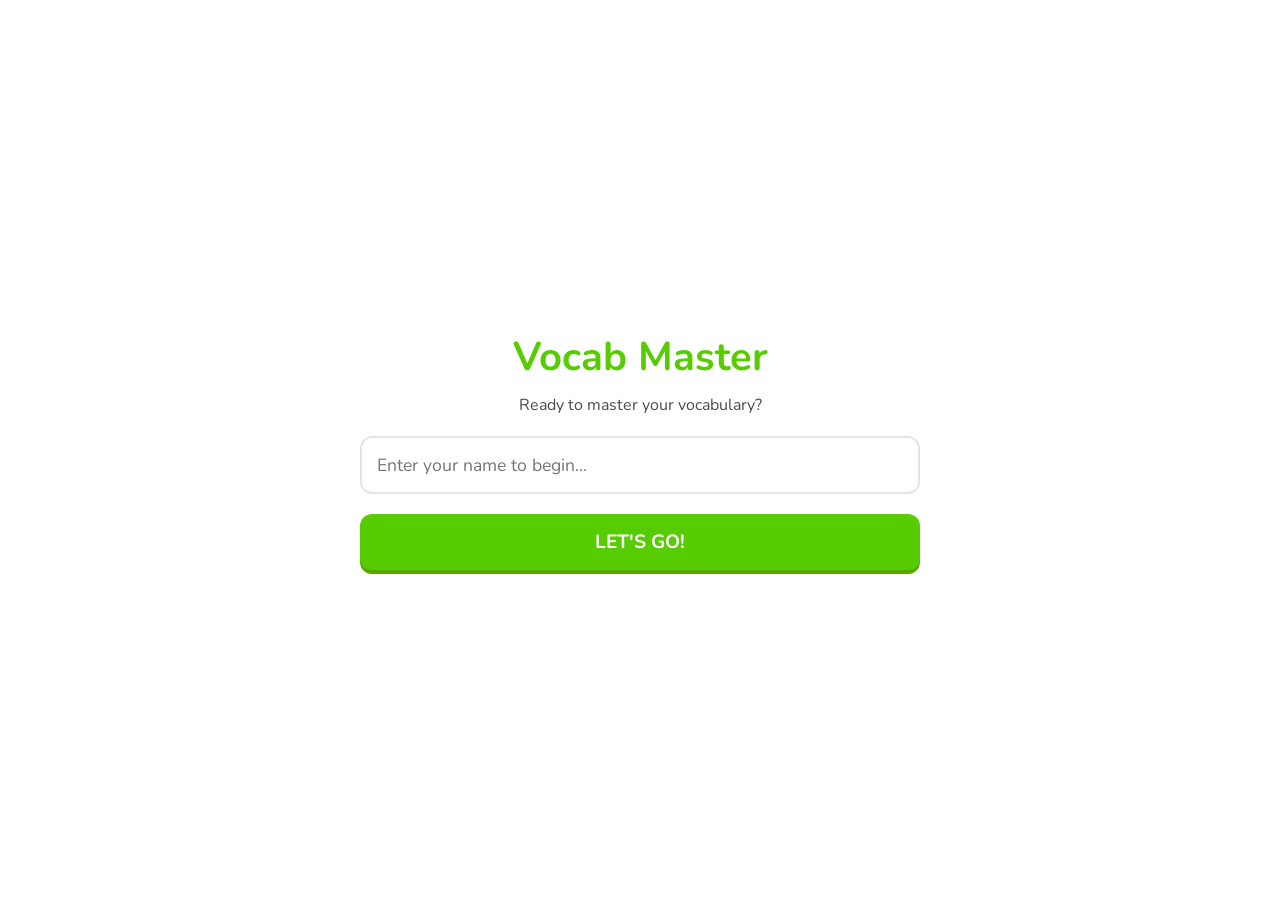
<file: reading_cam18_test4_vocab/index.html>
<!DOCTYPE html>
<html lang="en">
<head>
    <meta charset="UTF-8">
    <meta name="viewport" content="width=device-width, initial-scale=1.0">
    <title>Vocab Practice App</title>
    <link rel="stylesheet" href="style.css">
    <link href="https://fonts.googleapis.com/css2?family=Nunito:wght@400;700;800&display=swap" rel="stylesheet">
</head>
<body>

    <div id="welcome-screen" class="screen active">
        <div class="content-container">
            <h1>Vocab Master</h1>
            <p>Ready to master your vocabulary?</p>
            <input type="text" id="username-input" placeholder="Enter your name to begin..." />
            <button id="start-btn" class="btn primary-btn">Let's Go!</button>
        </div>
    </div>

    <div id="quiz-screen" class="screen">
        <div class="top-bar">
            <div class="progress-container">
                <div id="progress-bar" class="progress-bar"></div>
            </div>
            <div id="word-status" class="status-badge">New Word</div>
        </div>
        
        <div class="content-container quiz-container">
            <h2 class="question-prompt">What does this word mean?</h2>
            <h1 id="target-word" class="target-word">Word</h1>
            
            <div id="options-grid" class="options-grid">
                </div>

            <div class="keyboard-hints">
                <span><strong>1-4</strong> Select Option</span>
                <span><strong>Enter / Space</strong> Check Answer</span>
            </div>
            </div>

        <div id="feedback-footer" class="feedback-footer">
            <div class="feedback-content">
                <div id="feedback-icon" class="feedback-icon"></div>
                <div class="feedback-text">
                    <h3 id="feedback-title">Correct!</h3>
                    <p id="feedback-correct-answer" class="hidden">The correct meaning is: <span></span></p>
                </div>
            </div>
            <button id="action-btn" class="btn action-btn">Check</button>
        </div>
    </div>

    <div id="completion-screen" class="screen">
        <div class="content-container">
            <h1>🎉 Congratulations! 🎉</h1>
            <h2 id="congrats-name">Name</h2>
            <p>You have successfully mastered all the vocabulary words!</p>
            <button onclick="location.reload()" class="btn primary-btn">Practice Again</button>
        </div>
    </div>

    <script src="app.js"></script>
</body>
</html>
</file>
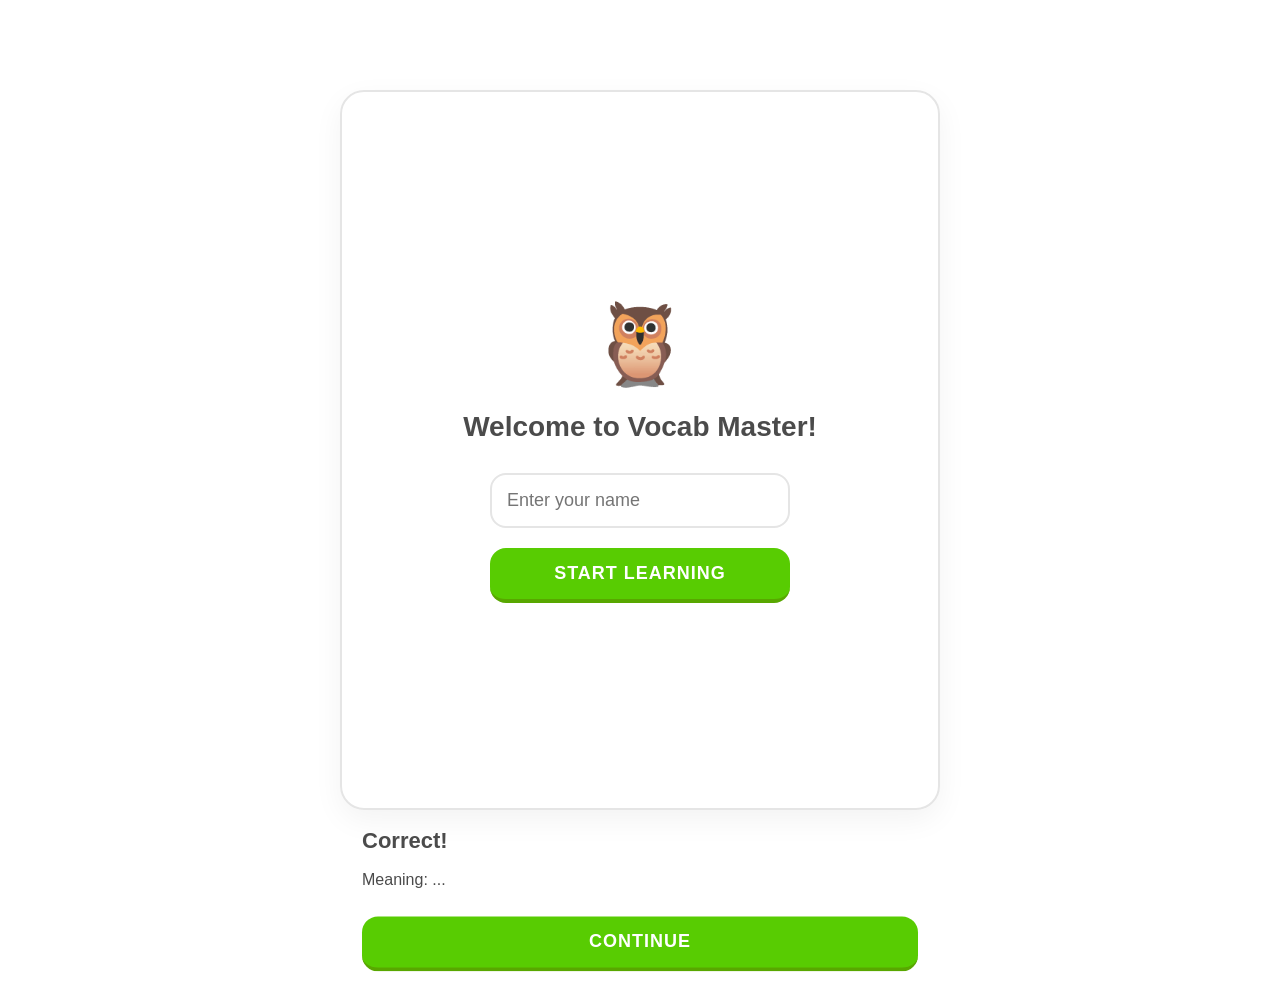
<file: cam_18_test_3_reading_vocab.html>
<!DOCTYPE html>
<html lang="en">
<head>
    <meta charset="UTF-8">
    <meta name="viewport" content="width=device-width, initial-scale=1.0">
    <title>Vocab Master: Cam 18 Test 3</title>
    <style>
        :root {
            --primary-green: #58cc02;
            --primary-green-shadow: #58a700;
            --light-green: #d7ffb8;
            --red: #ff4b4b;
            --red-shadow: #ea2b2b;
            --light-red: #ffdfe0;
            --gray-bg: #ffffff;
            --gray-text: #4b4b4b;
            --gray-border: #e5e5e5;
            --gray-hover: #f7f7f7;
            --blue: #1cb0f6;
            --blue-shadow: #1899d6;
        }

        * {
            box-sizing: border-box;
            margin: 0;
            padding: 0;
            font-family: 'Nunito', 'Segoe UI', Roboto, Helvetica, Arial, sans-serif;
        }

        body {
            background-color: var(--gray-bg);
            color: var(--gray-text);
            display: flex;
            justify-content: center;
            align-items: center;
            min-height: 100vh;
            overflow-x: hidden;
        }

        #app-container {
            width: 100%;
            max-width: 600px;
            min-height: 100vh;
            display: flex;
            flex-direction: column;
            padding: 20px;
            position: relative;
        }

        /* Screens */
        .screen {
            display: none;
            flex-direction: column;
            flex: 1;
        }
        .screen.active {
            display: flex;
        }

        /* Welcome Screen */
        #welcome-screen {
            justify-content: center;
            align-items: center;
            text-align: center;
        }

        .mascot {
            font-size: 80px;
            margin-bottom: 20px;
        }

        h1 {
            color: var(--gray-text);
            margin-bottom: 30px;
            font-size: 28px;
        }

        input[type="text"] {
            width: 100%;
            max-width: 300px;
            padding: 15px;
            font-size: 18px;
            border: 2px solid var(--gray-border);
            border-radius: 16px;
            margin-bottom: 20px;
            outline: none;
            transition: border 0.2s;
        }

        input[type="text"]:focus {
            border-color: var(--blue);
        }

        /* Buttons */
        .btn {
            background-color: var(--primary-green);
            color: white;
            border: none;
            border-bottom: 4px solid var(--primary-green-shadow);
            border-radius: 16px;
            padding: 15px 30px;
            font-size: 18px;
            font-weight: bold;
            cursor: pointer;
            width: 100%;
            max-width: 300px;
            transition: transform 0.1s, border-width 0.1s;
            text-transform: uppercase;
            letter-spacing: 1px;
        }

        .btn:active {
            transform: translateY(4px);
            border-bottom-width: 0px;
            margin-bottom: 4px;
        }

        .btn:disabled {
            background-color: var(--gray-border);
            border-bottom-color: #d8d8d8;
            color: #afafaf;
            cursor: not-allowed;
        }

        /* Quiz Screen */
        .top-bar {
            display: flex;
            align-items: center;
            margin-bottom: 30px;
            margin-top: 20px;
        }

        .progress-bar-container {
            flex: 1;
            height: 16px;
            background-color: var(--gray-border);
            border-radius: 8px;
            overflow: hidden;
            margin: 0 15px;
        }

        .progress-bar {
            height: 100%;
            background-color: var(--primary-green);
            width: 0%;
            border-radius: 8px;
            transition: width 0.4s ease;
            position: relative;
        }
        
        .progress-bar::after {
            content: '';
            position: absolute;
            top: 4px;
            left: 10px;
            right: 10px;
            height: 4px;
            background-color: rgba(255,255,255,0.3);
            border-radius: 4px;
        }

        .question-container {
            flex: 1;
        }

        .question-title {
            font-size: 24px;
            font-weight: 800;
            margin-bottom: 10px;
        }

        .word-status {
            font-size: 14px;
            color: var(--blue);
            font-weight: bold;
            margin-bottom: 30px;
            text-transform: uppercase;
        }

        .options-grid {
            display: flex;
            flex-direction: column;
            gap: 12px;
        }

        .option-btn {
            background-color: white;
            border: 2px solid var(--gray-border);
            border-bottom: 4px solid var(--gray-border);
            border-radius: 16px;
            padding: 18px 20px;
            font-size: 16px;
            text-align: left;
            cursor: pointer;
            transition: all 0.1s;
            color: var(--gray-text);
        }

        .option-btn:hover:not(:disabled) {
            background-color: var(--gray-hover);
        }

        .option-btn:active:not(:disabled) {
            transform: translateY(2px);
            border-bottom-width: 2px;
            margin-bottom: 2px;
        }

        .option-btn.selected-correct {
            background-color: var(--light-green);
            border-color: var(--primary-green);
            border-bottom-color: var(--primary-green-shadow);
            color: var(--primary-green-shadow);
            font-weight: bold;
        }

        .option-btn.selected-wrong {
            background-color: var(--light-red);
            border-color: var(--red);
            border-bottom-color: var(--red-shadow);
            color: var(--red-shadow);
            font-weight: bold;
        }

        .option-btn:disabled {
            cursor: default;
        }

        /* Bottom Feedback Banner */
        #feedback-banner {
            position: fixed;
            bottom: 0;
            left: 0;
            right: 0;
            padding: 20px;
            display: flex;
            flex-direction: column;
            align-items: center;
            transform: translateY(100%);
            transition: transform 0.3s cubic-bezier(0.175, 0.885, 0.32, 1.275);
            border-top-left-radius: 20px;
            border-top-right-radius: 20px;
            z-index: 10;
        }

        #feedback-banner.show {
            transform: translateY(0);
        }

        #feedback-banner.correct {
            background-color: var(--light-green);
            color: var(--primary-green-shadow);
        }

        #feedback-banner.wrong {
            background-color: var(--light-red);
            color: var(--red-shadow);
        }

        .feedback-content {
            width: 100%;
            max-width: 600px;
            display: flex;
            flex-direction: column;
            gap: 15px;
        }

        .feedback-title {
            font-size: 22px;
            font-weight: 800;
        }

        .feedback-def {
            font-size: 16px;
            line-height: 1.4;
        }

        #next-btn {
            align-self: flex-end;
            margin-top: 10px;
        }

        /* End Screen */
        #end-screen {
            justify-content: center;
            align-items: center;
            text-align: center;
        }

        #end-screen h1 {
            color: #ffc800; /* Gold */
            font-size: 32px;
        }

        /* Responsive */
        @media (min-width: 768px) {
            #app-container {
                border: 2px solid var(--gray-border);
                border-radius: 24px;
                min-height: 80vh;
                margin: 40px 0;
                box-shadow: 0 10px 30px rgba(0,0,0,0.05);
            }
            #feedback-banner {
                position: absolute;
                border-bottom-left-radius: 20px;
                border-bottom-right-radius: 20px;
            }
            .options-grid {
                display: grid;
                grid-template-columns: 1fr 1fr;
            }
        }
    </style>
</head>
<body>

<div id="app-container">
    <div id="welcome-screen" class="screen active">
        <div class="mascot">🦉</div>
        <h1>Welcome to Vocab Master!</h1>
        <input type="text" id="user-name" placeholder="Enter your name" autocomplete="off">
        <button class="btn" id="start-btn">Start Learning</button>
    </div>

    <div id="quiz-screen" class="screen">
        <div class="top-bar">
            <div style="font-weight:bold; color:var(--gray-border);">✖</div>
            <div class="progress-bar-container">
                <div class="progress-bar" id="progress"></div>
            </div>
        </div>

        <div class="question-container">
            <h2 class="question-title" id="question-word">Word</h2>
            <div class="word-status" id="word-status">New Word</div>
            <div class="options-grid" id="options-container">
                </div>
        </div>
    </div>

    <div id="feedback-banner">
        <div class="feedback-content">
            <div class="feedback-title" id="feedback-title">Correct!</div>
            <div class="feedback-def" id="feedback-def">Meaning: ...</div>
            <button class="btn" id="next-btn" style="width:100%; max-width:none;">Continue</button>
        </div>
    </div>

    <div id="end-screen" class="screen">
        <div class="mascot">🏆</div>
        <h1 id="congrats-msg">Congratulations, [Name]!</h1>
        <p style="font-size: 18px; margin-bottom: 30px; line-height: 1.5;">
            You have successfully mastered and cleared all the vocabulary words from Cam 18 Test 3!
        </p>
        <button class="btn" onclick="location.reload()">Study Again</button>
    </div>
</div>

<script>
    // --- Data: 100 Vocabulary Words ---
    const rawVocab = [
        { word: "Aggravate (C1)", def: "Làm trầm trọng thêm" },
        { word: "Underpin (C2)", def: "Làm nền tảng, củng cố" },
        { word: "Scramble (C2)", def: "Sự tìm kiếm gấp gáp, sự tranh giành" },
        { word: "Soar (C1)", def: "Tăng vọt" },
        { word: "Commodity (C1)", def: "Hàng hóa" },
        { word: "Sheer (C1)", def: "Tuyệt đối (dùng để nhấn mạnh kích cỡ, số lượng)" },
        { word: "Abundance (C1)", def: "Sự dồi dào, phong phú" },
        { word: "Property (C1)", def: "Đặc tính, tính chất" },
        { word: "Reinforce (C1)", def: "Gia cố, tăng cường" },
        { word: "Medieval (C1)", def: "Thuộc thời Trung cổ" },
        { word: "Emergence (C1)", def: "Sự xuất hiện, sự nổi lên" },
        { word: "Moisture (C1)", def: "Hơi ẩm, độ ẩm" },
        { word: "Susceptible (C1)", def: "Dễ bị tổn thương, nhạy cảm" },
        { word: "Adhesive (C1)", def: "Chất kết dính, keo" },
        { word: "Byproduct (C1)", def: "Sản phẩm phụ" },
        { word: "Incorporate (C1)", def: "Đưa vào, kết hợp" },
        { word: "Durability (C1)", def: "Độ bền" },
        { word: "Abundant (C1)", def: "Dồi dào, nhiều" },
        { word: "Novel (C1)", def: "Mới lạ, độc đáo" },
        { word: "Resistance (C1)", def: "Sự phản đối, sức đề kháng" },
        { word: "Substance", def: "Chất, vật chất" },
        { word: "Estimate", def: "Ước tính / Sự đánh giá, sự ước lượng" },
        { word: "Universal", def: "Phổ biến, toàn cầu" },
        { word: "Extent", def: "Mức độ, quy mô" },
        { word: "Scale", def: "Quy mô, tỷ lệ" },
        { word: "Component", def: "Thành phần, bộ phận" },
        { word: "Flexible", def: "Linh hoạt" },
        { word: "Straightforward", def: "Dễ hiểu, đơn giản" },
        { word: "Absorb", def: "Hấp thụ" },
        { word: "Limitation", def: "Sự hạn chế, nhược điểm" },
        { word: "Perspective", def: "Góc nhìn, quan điểm" },
        { word: "Promising", def: "Đầy hứa hẹn, khả quan" },
        { word: "Overview", def: "Tổng quan" },
        { word: "Miniaturize (C1)", def: "Thu nhỏ" },
        { word: "Reservoir (C1)", def: "Bình chứa, khoang chứa" },
        { word: "Replenishment (C1)", def: "Sự bổ sung, làm đầy lại" },
        { word: "Shortcoming (C1)", def: "Khuyết điểm, thiếu sót" },
        { word: "Backfire (C1)", def: "Nổ ngược, phản tác dụng" },
        { word: "Phase out (C1)", def: "Loại bỏ dần dần" },
        { word: "Rekindle (C2)", def: "Thắp lại, nhen nhóm lại" },
        { word: "Reconfigure (C1)", def: "Thiết kế lại, cấu hình lại" },
        { word: "Prototype (C1)", def: "Nguyên mẫu" },
        { word: "Clatter (C2)", def: "Tiếng lạch cạch, loảng xoảng" },
        { word: "Emit (C1)", def: "Phát ra, thải ra" },
        { word: "Aroma (C1)", def: "Mùi, mùi hương (nghĩa mỉa mai ở bài này)" },
        { word: "Feat (C1)", def: "Kỳ tích, thành tựu" },
        { word: "Ignition (C1)", def: "Sự đánh lửa, hệ thống khởi động" },
        { word: "Enhancement (C1)", def: "Sự cải tiến, nâng cấp" },
        { word: "Sluggish (C1)", def: "Chậm chạp, lờ đờ" },
        { word: "Erratic (C2)", def: "Thất thường, không ổn định" },
        { word: "Plague (C2)", def: "Gây rắc rối, quấy rầy" },
        { word: "Glitch (C1)", def: "Lỗi kỹ thuật nhỏ, sự cố" },
        { word: "Viable (C1)", def: "Khả thi, có thể phát triển được" },
        { word: "Negligible (C1)", def: "Không đáng kể" },
        { word: "Tinker (C2)", def: "Mày mò, chắp vá, sửa đổi lặt vặt" },
        { word: "Fold (C2)", def: "Phá sản, đóng cửa (doanh nghiệp)" },
        { word: "Adamant (C2)", def: "Kiên quyết, khăng khăng" },
        { word: "Unthinkable (C1)", def: "Không thể tưởng tượng nổi" },
        { word: "Primitive", def: "Sơ khai, nguyên thủy" },
        { word: "Inherit", def: "Kế thừa, thừa hưởng" },
        { word: "Comprise", def: "Bao gồm" },
        { word: "Superior", def: "Vượt trội, tốt hơn" },
        { word: "Virtual", def: "Gần như, thực sự" },
        { word: "Accelerate", def: "Tăng tốc" },
        { word: "Eliminate", def: "Loại bỏ" },
        { word: "Manually", def: "Thủ công, bằng tay" },
        { word: "Eagerly", def: "Một cách háo hức, hăm hở" },
        { word: "Distribute", def: "Phân bổ, phân phối" },
        { word: "Handling", def: "Sự điều khiển, khả năng xử lý" },
        { word: "Strict", def: "Nghiêm ngặt, khắt khe" },
        { word: "Conventional", def: "Thông thường, theo truyền thống" },
        { word: "Intuitively (C2)", def: "Một cách trực giác" },
        { word: "Wane (C2)", def: "Suy giảm, yếu dần" },
        { word: "Straggler (C2)", def: "Người tụt hậu, người rớt lại" },
        { word: "Mediocrity (C2)", def: "Sự tầm thường" },
        { word: "Pedagogical (C2)", def: "Thuộc về sư phạm, giảng dạy" },
        { word: "Paradigm (C2)", def: "Mô hình, hệ tư tưởng" },
        { word: "Entrench (C2)", def: "Bám rễ sâu, ăn sâu" },
        { word: "Zeal (C2)", def: "Sự hăng hái, nhiệt huyết" },
        { word: "Tentative (C1)", def: "Tạm thời, ngập ngừng" },
        { word: "Advocate (C1)", def: "Ủng hộ, tán thành" },
        { word: "Moderation (C1)", def: "Sự điều độ, sự chừng mực" },
        { word: "Virtue (C1)", def: "Đức tính tốt, ưu điểm" },
        { word: "Attainment (C1)", def: "Sự đạt được, thành tựu" },
        { word: "Stakeholder (C1)", def: "Các bên liên quan" },
        { word: "Analogy (C1)", def: "Sự so sánh, phép loại suy" },
        { word: "Brisk (C1)", def: "Nhanh nhẹn, lanh lợi" },
        { word: "Prevail (C1)", def: "Chiếm ưu thế, thịnh hành" },
        { word: "Autonomous (C1)", def: "Tự chủ, độc lập" },
        { word: "Aptitude (C1)", def: "Năng khiếu, khả năng bẩm sinh" },
        { word: "Empirical (C1)", def: "Dựa trên kinh nghiệm, thực nghiệm" },
        { word: "Socioeconomic (C1)", def: "Thuộc kinh tế xã hội" },
        { word: "Cognitive (C1)", def: "Thuộc về nhận thức" },
        { word: "Collaborative (C1)", def: "Có tính hợp tác" },
        { word: "Flourish (C1)", def: "Phát triển mạnh mẽ, thăng hoa" },
        { word: "Comprehensive", def: "Toàn diện" },
        { word: "Diagnose", def: "Chẩn đoán, xác định" },
        { word: "Crucial", def: "Cực kỳ quan trọng, cốt yếu" },
        { word: "Peer", def: "Bạn đồng trang lứa, người ngang hàng" },
        { word: "Reluctant", def: "Miễn cưỡng, ngần ngại, bất đắc dĩ" },
        { word: "Streaming / Tracking", def: "Việc phân lớp/luồng học sinh theo năng lực" }
    ];

    let vocabList = [];
    let initialTotal = 0;
    let userName = "";
    let currentWordObj = null;
    let isAnswered = false;

    // --- Web Audio API for sound effects ---
    const audioCtx = new (window.AudioContext || window.webkitAudioContext)();
    
    function playSound(type) {
        if (audioCtx.state === 'suspended') audioCtx.resume();
        const osc = audioCtx.createOscillator();
        const gainNode = audioCtx.createGain();
        osc.connect(gainNode);
        gainNode.connect(audioCtx.destination);

        if (type === 'correct') {
            // High cheerful beep
            osc.type = 'sine';
            osc.frequency.setValueAtTime(523.25, audioCtx.currentTime); // C5
            osc.frequency.setValueAtTime(659.25, audioCtx.currentTime + 0.1); // E5
            gainNode.gain.setValueAtTime(0.1, audioCtx.currentTime);
            gainNode.gain.exponentialRampToValueAtTime(0.00001, audioCtx.currentTime + 0.3);
            osc.start();
            osc.stop(audioCtx.currentTime + 0.3);
        } else {
            // Low error buzz
            osc.type = 'sawtooth';
            osc.frequency.setValueAtTime(150, audioCtx.currentTime);
            gainNode.gain.setValueAtTime(0.1, audioCtx.currentTime);
            gainNode.gain.exponentialRampToValueAtTime(0.00001, audioCtx.currentTime + 0.3);
            osc.start();
            osc.stop(audioCtx.currentTime + 0.3);
        }
    }

    // --- App Logic ---
    function initApp() {
        vocabList = rawVocab.map(v => ({ ...v, correctCount: 0 }));
        initialTotal = vocabList.length * 4; // 4 successful hits to clear a word completely
        
        document.getElementById('start-btn').addEventListener('click', startGame);
        document.getElementById('user-name').addEventListener('keypress', (e) => {
            if (e.key === 'Enter') startGame();
        });
        document.getElementById('next-btn').addEventListener('click', () => {
            if (isAnswered) generateQuestion();
        });

        // Global Enter key listener for the Next button
        document.addEventListener('keydown', (e) => {
            if (e.key === 'Enter' && isAnswered) {
                generateQuestion();
            }
        });
    }

    function startGame() {
        const nameInput = document.getElementById('user-name').value.trim();
        userName = nameInput || "Learner";
        
        // Initialize Audio context on first user interaction
        if (audioCtx.state === 'suspended') audioCtx.resume();

        switchScreen('quiz-screen');
        updateProgress();
        generateQuestion();
    }

    function switchScreen(screenId) {
        document.querySelectorAll('.screen').forEach(s => s.classList.remove('active'));
        document.getElementById(screenId).classList.add('active');
    }

    function updateProgress() {
        // Calculate remaining hits to clear deck
        const currentHitsLeft = vocabList.reduce((acc, val) => acc + (4 - val.correctCount), 0);
        const hitsDone = initialTotal - currentHitsLeft;
        const percent = Math.min(100, Math.max(0, (hitsDone / initialTotal) * 100));
        document.getElementById('progress').style.width = percent + '%';
    }

    function generateQuestion() {
        hideFeedback();
        isAnswered = false;

        if (vocabList.length === 0) {
            endGame();
            return;
        }

        // Pick a random word from the pool
        const randomIndex = Math.floor(Math.random() * vocabList.length);
        currentWordObj = vocabList[randomIndex];

        // Update UI Text
        document.getElementById('question-word').innerText = currentWordObj.word;
        
        let statusText = "Level 1: Learning";
        if (currentWordObj.correctCount === 2) statusText = "Level 2: Maintained 🔥";
        if (currentWordObj.correctCount === 3) statusText = "Level 3: Mastered 👑";
        document.getElementById('word-status').innerText = statusText;

        // Generate options (1 correct, 3 wrong)
        let options = [currentWordObj];
        let attempts = 0;
        while (options.length < 4 && attempts < 100) {
            let rIdx = Math.floor(Math.random() * rawVocab.length);
            let randomWrongWord = rawVocab[rIdx];
            if (!options.some(opt => opt.word === randomWrongWord.word)) {
                options.push(randomWrongWord);
            }
            attempts++;
        }

        // Shuffle options
        options = options.sort(() => Math.random() - 0.5);

        // Render buttons
        const container = document.getElementById('options-container');
        container.innerHTML = '';

        options.forEach(opt => {
            const btn = document.createElement('button');
            btn.className = 'option-btn';
            btn.innerText = opt.def;
            btn.onclick = () => checkAnswer(opt, btn);
            container.appendChild(btn);
        });
    }

    function checkAnswer(selectedOpt, btnElement) {
        if (isAnswered) return;
        isAnswered = true;

        const allButtons = document.querySelectorAll('.option-btn');
        allButtons.forEach(b => b.disabled = true);

        const isCorrect = (selectedOpt.word === currentWordObj.word);

        if (isCorrect) {
            playSound('correct');
            btnElement.classList.add('selected-correct');
            
            // Apply custom rules
            currentWordObj.correctCount += 1;
            
            let statusMsg = "Awesome!";
            if (currentWordObj.correctCount === 2) statusMsg = "Maintained! 🔥";
            if (currentWordObj.correctCount === 3) statusMsg = "Mastered! 👑";
            if (currentWordObj.correctCount === 4) {
                statusMsg = "Cleared from list permanently! 🎉";
                vocabList = vocabList.filter(v => v.word !== currentWordObj.word);
            }

            showFeedback(true, statusMsg, `${currentWordObj.word} = ${currentWordObj.def}`);
        } else {
            playSound('wrong');
            btnElement.classList.add('selected-wrong');
            
            // Highlight the correct one
            allButtons.forEach(b => {
                if (b.innerText === currentWordObj.def) {
                    b.classList.add('selected-correct');
                }
            });

            // Note: Custom Rule 4 -> If wrong, don't reset progress. 
            // So we do NOT decrement currentWordObj.correctCount

            showFeedback(false, "Let's review this one", `Correct answer: ${currentWordObj.def}`);
        }

        updateProgress();
    }

    function showFeedback(isCorrect, title, def) {
        const banner = document.getElementById('feedback-banner');
        const nextBtn = document.getElementById('next-btn');

        banner.className = isCorrect ? 'correct show' : 'wrong show';
        
        // Change button colors to match banner
        if (isCorrect) {
            nextBtn.style.backgroundColor = 'var(--primary-green)';
            nextBtn.style.borderBottomColor = 'var(--primary-green-shadow)';
            nextBtn.style.color = 'white';
        } else {
            nextBtn.style.backgroundColor = 'var(--red)';
            nextBtn.style.borderBottomColor = 'var(--red-shadow)';
            nextBtn.style.color = 'white';
        }

        document.getElementById('feedback-title').innerText = title;
        document.getElementById('feedback-def').innerText = def;
        
        // Auto focus the next button for easy 'Enter' keypress, though our global listener handles it too
        nextBtn.focus();
    }

    function hideFeedback() {
        const banner = document.getElementById('feedback-banner');
        banner.className = '';
    }

    function endGame() {
        switchScreen('end-screen');
        document.getElementById('congrats-msg').innerText = `Congratulations, ${userName}!`;
        playSound('correct'); // Play a victory beep
    }

    window.onload = initApp;

</script>
</body>
</html>
</file>
<file: reading_cam18_test4_vocab/style.css>
:root {
    --primary-green: #58cc02;
    --primary-green-shadow: #58a700;
    --wrong-red: #ff4b4b;
    --wrong-red-shadow: #ea2b2b;
    --light-bg: #ffffff;
    --gray-bg: #f7f7f7;
    --border-gray: #e5e5e5;
    --text-dark: #4b4b4b;
    --text-light: #afafaf;
    --selected-blue: #ddf4ff;
    --selected-blue-border: #84d8ff;
    --mastered-gold: #ffc800;
}

* {
    box-sizing: border-box;
    margin: 0;
    padding: 0;
    font-family: 'Nunito', sans-serif;
}

body {
    background-color: var(--light-bg);
    color: var(--text-dark);
    display: flex;
    justify-content: center;
    height: 100vh;
    overflow: hidden;
}

.screen {
    display: none;
    width: 100%;
    max-width: 600px; /* Constrains desktop view to look like a mobile app */
    height: 100%;
    flex-direction: column;
    position: relative;
}

.screen.active {
    display: flex;
}

.content-container {
    padding: 20px;
    display: flex;
    flex-direction: column;
    align-items: center;
    justify-content: center;
    flex-grow: 1;
    text-align: center;
}

/* Welcome Screen */
#welcome-screen h1 {
    color: var(--primary-green);
    font-size: 2.5rem;
    margin-bottom: 10px;
}

#username-input {
    width: 100%;
    padding: 15px;
    margin: 20px 0;
    border: 2px solid var(--border-gray);
    border-radius: 12px;
    font-size: 1.1rem;
    outline: none;
    transition: border 0.2s;
}

#username-input:focus {
    border-color: var(--primary-green);
}

/* Buttons */
.btn {
    width: 100%;
    padding: 15px;
    font-size: 1.2rem;
    font-weight: 700;
    border: none;
    border-radius: 12px;
    cursor: pointer;
    text-transform: uppercase;
    transition: transform 0.1s, box-shadow 0.1s;
}

.primary-btn {
    background-color: var(--primary-green);
    color: white;
    box-shadow: 0 4px 0 var(--primary-green-shadow);
}

.primary-btn:active {
    transform: translateY(4px);
    box-shadow: 0 0 0 transparent;
}

.primary-btn:disabled {
    background-color: var(--border-gray);
    color: var(--text-light);
    box-shadow: 0 4px 0 #d9d9d9;
    cursor: not-allowed;
}

/* Quiz Screen */
.top-bar {
    padding: 20px;
    display: flex;
    align-items: center;
    justify-content: space-between;
    gap: 15px;
}

.progress-container {
    flex-grow: 1;
    height: 16px;
    background-color: var(--border-gray);
    border-radius: 8px;
    overflow: hidden;
}

.progress-bar {
    height: 100%;
    background-color: var(--primary-green);
    width: 0%;
    transition: width 0.3s ease;
}

.status-badge {
    font-size: 0.85rem;
    font-weight: 700;
    padding: 5px 10px;
    border-radius: 8px;
    background-color: var(--border-gray);
    color: var(--text-dark);
}

.status-badge.maintained {
    background-color: var(--selected-blue);
    color: #1cb0f6;
}

.status-badge.mastered {
    background-color: #fff4e5;
    color: #ff9600;
}

.quiz-container {
    justify-content: flex-start;
    padding-bottom: 120px; /* Space for footer */
}

.question-prompt {
    font-size: 1.4rem;
    align-self: flex-start;
    margin-bottom: 20px;
}

.target-word {
    font-size: 2.2rem;
    margin-bottom: 30px;
    color: var(--text-dark);
}

.options-grid {
    display: flex;
    flex-direction: column;
    width: 100%;
    gap: 12px;
}

.option-card {
    padding: 15px 20px;
    border: 2px solid var(--border-gray);
    border-radius: 12px;
    font-size: 1.1rem;
    font-weight: 700;
    cursor: pointer;
    box-shadow: 0 3px 0 var(--border-gray);
    transition: all 0.1s;
    background: white;
}

.option-card:active {
    transform: translateY(3px);
    box-shadow: 0 0 0 transparent;
}

.option-card.selected {
    border-color: var(--selected-blue-border);
    background-color: var(--selected-blue);
}

/* Feedback Footer */
.feedback-footer {
    position: absolute;
    bottom: 0;
    width: 100%;
    padding: 20px;
    background: white;
    border-top: 2px solid var(--border-gray);
    display: flex;
    flex-direction: column;
    gap: 15px;
    transition: all 0.3s ease;
    transform: translateY(100%); /* Hidden by default */
}

.feedback-footer.show {
    transform: translateY(0);
}

.feedback-footer.correct {
    background-color: #d7ffb8;
    border-top-color: var(--primary-green);
}

.feedback-footer.wrong {
    background-color: #ffdfe0;
    border-top-color: var(--wrong-red);
}

.feedback-content {
    display: none;
    align-items: center;
    gap: 15px;
}

.feedback-footer.correct .feedback-content,
.feedback-footer.wrong .feedback-content {
    display: flex;
}

.feedback-footer.correct h3 {
    color: var(--primary-green-shadow);
}

.feedback-footer.wrong h3 {
    color: var(--wrong-red-shadow);
}

.feedback-text p {
    font-size: 0.95rem;
    margin-top: 5px;
}

.feedback-text p span {
    font-weight: 800;
}

.hidden {
    display: none;
}

.action-btn {
    background-color: var(--primary-green);
    color: white;
    box-shadow: 0 4px 0 var(--primary-green-shadow);
}

.feedback-footer.wrong .action-btn {
    background-color: var(--wrong-red);
    box-shadow: 0 4px 0 var(--wrong-red-shadow);
}

/* Desktop Responsiveness */
@media (min-width: 768px) {
    .options-grid {
        display: grid;
        grid-template-columns: 1fr 1fr;
    }
}

.action-btn:disabled {
    background-color: var(--border-gray);
    color: var(--text-light);
    box-shadow: 0 4px 0 #d9d9d9;
    cursor: not-allowed;
}

/* =========================================
   LAPTOP MODE & KEYBOARD UI UPDATES
========================================= */

/* 1. Visually mute the Check button when disabled */
.action-btn:disabled {
    background-color: var(--border-gray);
    color: var(--text-light);
    box-shadow: 0 4px 0 #d9d9d9;
    cursor: not-allowed;
    transform: none; /* Prevents the 'pressed' animation when disabled */
}

/* 2. Add automatic 1-4 numbers to the Option Cards */
.options-grid {
    counter-reset: option-counter; /* Starts the counter */
}

.option-card {
    position: relative;
    counter-increment: option-counter;
    padding-left: 45px; /* Make room for the number badge on the left */
}

/* The physical look of the 1, 2, 3, 4 badges */
.option-card::before {
    content: counter(option-counter);
    position: absolute;
    left: 12px;
    top: 50%;
    transform: translateY(-50%);
    background-color: var(--border-gray);
    color: var(--text-light);
    width: 24px;
    height: 24px;
    border-radius: 4px;
    display: flex;
    align-items: center;
    justify-content: center;
    font-size: 0.85rem;
    font-weight: 800;
    transition: all 0.2s ease;
}

/* Change the badge color when an option is selected */
.option-card.selected::before {
    background-color: #5bc0eb; /* Matches a nice blue highlight */
    color: white;
}

/* 3. Style the keyboard hints at the bottom */
.keyboard-hints {
    text-align: center;
    margin-top: 20px;
    color: var(--text-light);
    font-size: 0.85rem;
    display: flex;
    justify-content: center;
    gap: 20px;
}

.keyboard-hints strong {
    background: var(--border-gray);
    padding: 3px 6px;
    border-radius: 4px;
    color: var(--text-dark);
    font-size: 0.75rem;
    margin-right: 5px;
    box-shadow: 0 2px 0 #d1d1d1;
}

/* 4. Hide desktop hints on mobile screens (Tablets/Phones) */
@media (max-width: 768px) {
    .keyboard-hints {
        display: none;
    }
    
    .option-card {
        padding-left: 15px; /* Revert to normal padding */
    }
    
    .option-card::before {
        display: none; /* Hide the number badges */
    }
}
</file>
